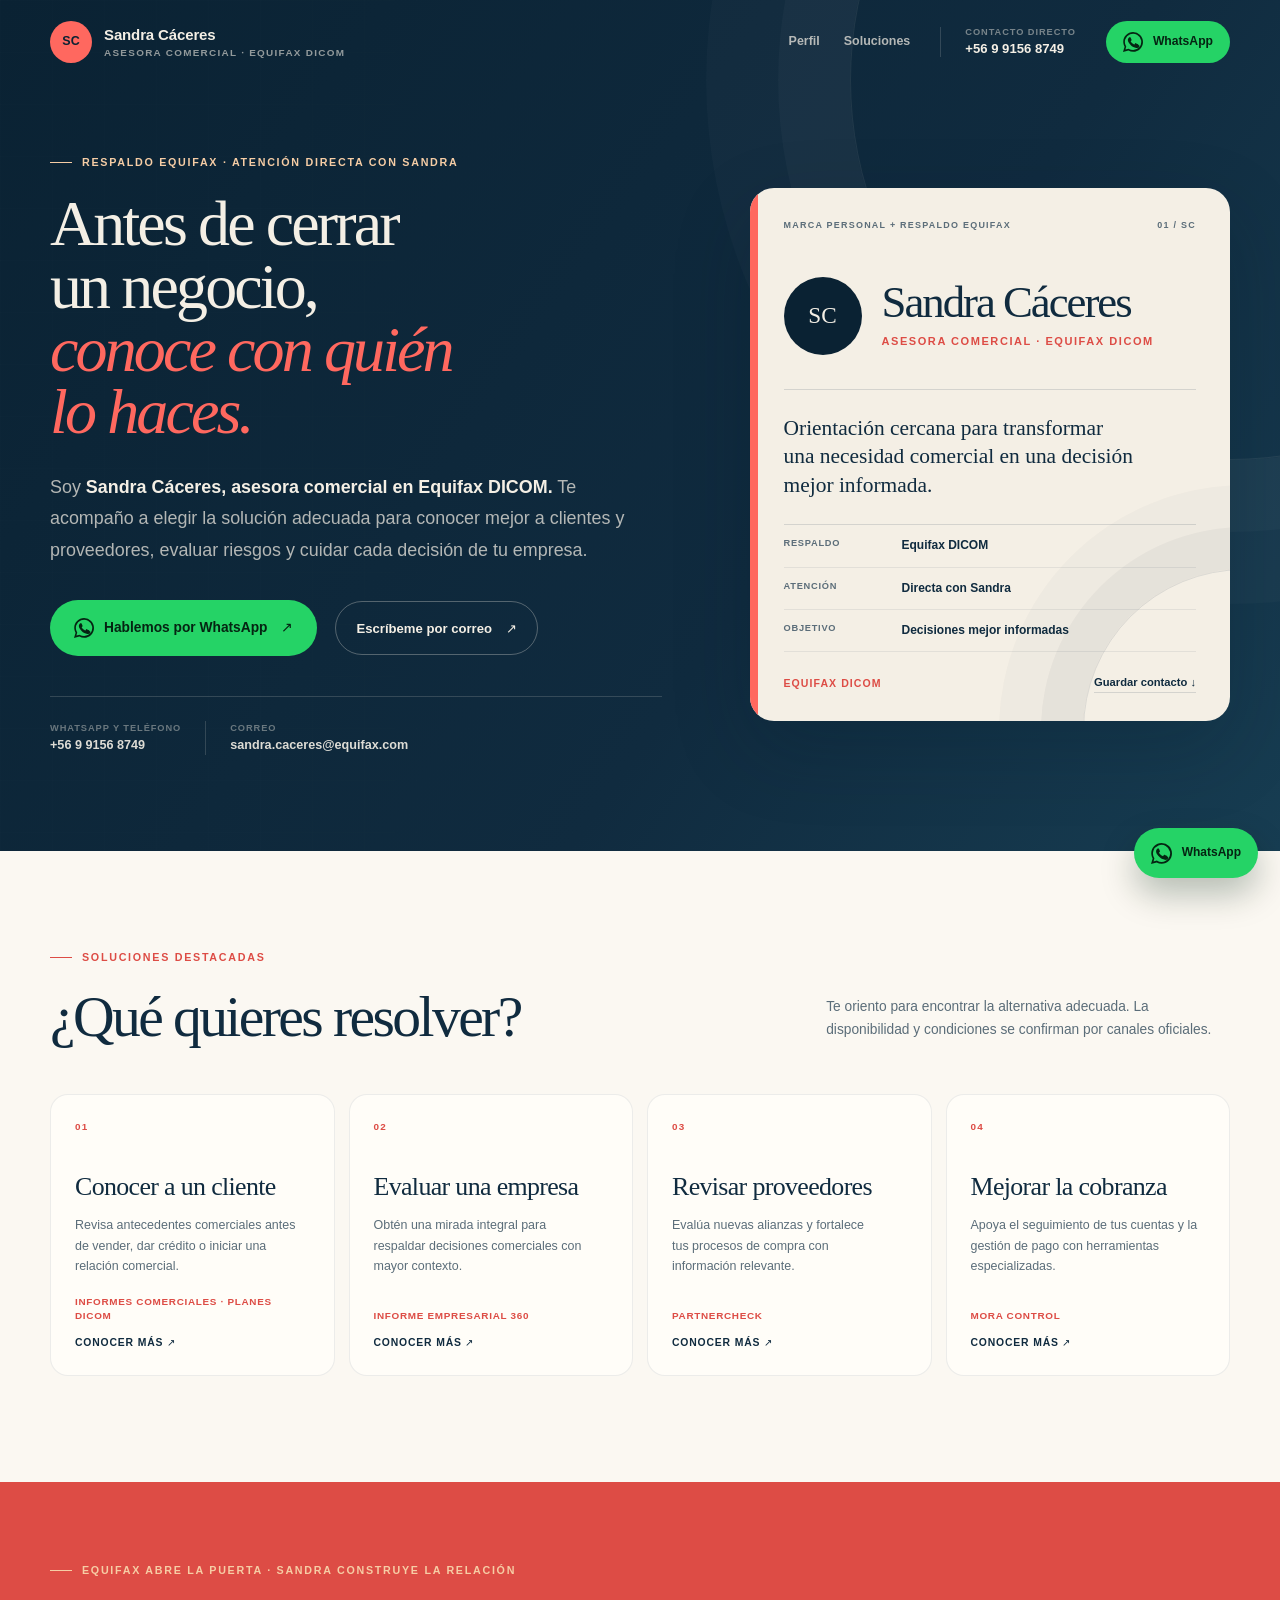
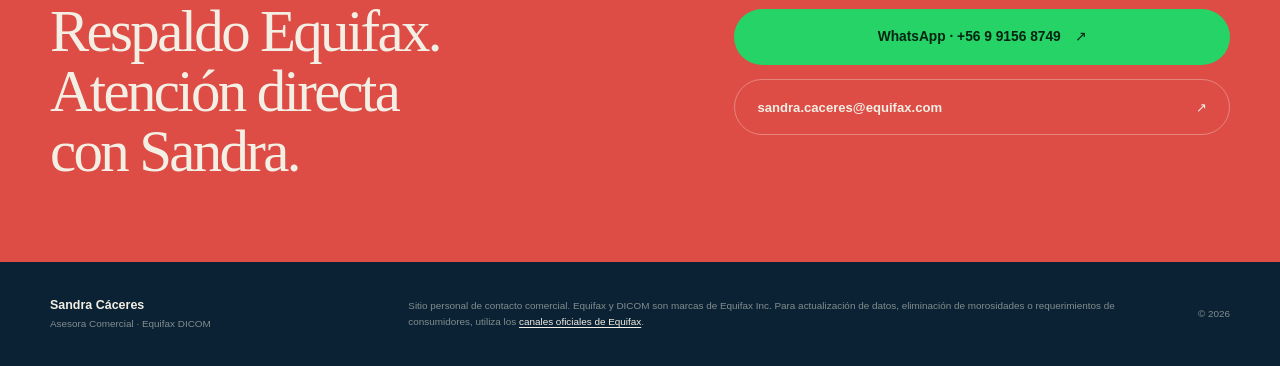
<file: index.html>
<!doctype html>
<html lang="es">
<head>
  <meta charset="utf-8">
  <meta name="viewport" content="width=device-width, initial-scale=1">
  <meta name="description" content="Sandra Cáceres, asesora comercial en Equifax DICOM. Respaldo Equifax y atención directa para elegir soluciones de información comercial, riesgo, proveedores y cobranza.">
  <meta name="theme-color" content="#0a2233">
  <meta name="robots" content="index, follow">
  <link rel="canonical" href="https://sandracaceres.eu/">
  <link rel="icon" href="assets/favicon.svg" type="image/svg+xml">
  <meta property="og:type" content="website">
  <meta property="og:locale" content="es_CL">
  <meta property="og:title" content="Sandra Cáceres | Respaldo Equifax, atención directa">
  <meta property="og:description" content="Asesora comercial en Equifax DICOM. Conversemos por WhatsApp sobre la solución adecuada para tu empresa.">
  <meta property="og:url" content="https://sandracaceres.eu/">
  <meta property="og:image" content="https://sandracaceres.eu/assets/og-sandra-caceres.png">
  <meta name="twitter:card" content="summary_large_image">
  <title>Sandra Cáceres | Asesora Comercial en Equifax DICOM</title>
  <link rel="stylesheet" href="styles.css">
  <script src="site.js" defer></script>
  <script type="application/ld+json">
  {
    "@context": "https://schema.org",
    "@type": "Person",
    "name": "Sandra Cáceres",
    "jobTitle": "Asesora Comercial en Equifax DICOM",
    "worksFor": {
      "@type": "Organization",
      "name": "Equifax"
    },
    "url": "https://sandracaceres.eu/",
    "telephone": "+56991568749",
    "email": "mailto:sandra.caceres@equifax.com",
    "knowsAbout": ["Información comercial", "Riesgo crediticio", "Evaluación de proveedores", "Gestión de cobranza"]
  }
  </script>
</head>
<body>
  <a class="skip-link" href="#contenido">Saltar al contenido</a>

  <header class="site-header" data-header>
    <div class="container header-inner">
      <a class="brand" href="#inicio" aria-label="Sandra Cáceres, inicio">
        <span class="brand-mark" aria-hidden="true">SC</span>
        <span><strong>Sandra Cáceres</strong><small>Asesora Comercial · Equifax DICOM</small></span>
      </a>

      <nav class="header-links" aria-label="Navegación principal">
        <a href="#perfil">Perfil</a>
        <a href="#soluciones">Soluciones</a>
      </nav>

      <a class="header-phone" href="tel:+56991568749" aria-label="Llamar a Sandra al más 56 9 9156 8749">
        <span>Contacto directo</span>
        <strong>+56 9 9156 8749</strong>
      </a>

      <a class="whatsapp-button header-whatsapp" href="https://wa.me/56991568749?text=Hola%20Sandra%2C%20vi%20tu%20tarjeta%20digital%20y%20quisiera%20conocer%20las%20soluciones%20Equifax%20DICOM%20para%20mi%20empresa." target="_blank" rel="noopener noreferrer">
        <svg viewBox="0 0 24 24" aria-hidden="true"><path d="M20.5 3.5A11.8 11.8 0 0 0 12.1 0C5.6 0 .3 5.3.3 11.8c0 2.1.6 4.1 1.6 5.9L0 24l6.5-1.7a11.9 11.9 0 0 0 5.6 1.4h.1c6.5 0 11.8-5.3 11.8-11.8 0-3.2-1.2-6.1-3.5-8.4Zm-8.3 18.2h-.1c-1.8 0-3.5-.5-5-1.4l-.4-.2-3.8 1 1-3.7-.2-.4a9.8 9.8 0 1 1 8.5 4.7Zm5.4-7.3c-.3-.2-1.8-.9-2.1-1-.3-.1-.5-.2-.7.2-.2.3-.8 1-.9 1.2-.2.2-.3.2-.6.1-1.7-.9-2.9-1.6-4-3.5-.3-.5.3-.5.9-1.6.1-.2.1-.4 0-.6-.1-.2-.7-1.7-1-2.3-.3-.6-.5-.5-.7-.5h-.6c-.2 0-.6.1-.9.4-.3.3-1.2 1.2-1.2 2.9 0 1.7 1.2 3.3 1.4 3.5.2.2 2.4 3.7 5.9 5.2 2.2.9 3.1 1 4.2.8.7-.1 1.8-.7 2.1-1.5.3-.7.3-1.4.2-1.5-.1-.1-.3-.2-.6-.4Z"/></svg>
        <span>WhatsApp</span>
      </a>
    </div>
  </header>

  <main id="contenido">
    <section class="hero" id="inicio">
      <div class="hero-grid-lines" aria-hidden="true"></div>
      <div class="hero-orbit" aria-hidden="true"></div>
      <div class="container hero-layout">
        <div class="hero-copy reveal">
          <p class="eyebrow"><span></span> Respaldo Equifax · Atención directa con Sandra</p>
          <h1>Antes de cerrar un negocio,<br><em>conoce con quién lo haces.</em></h1>
          <p class="hero-lead">Soy <strong>Sandra Cáceres, asesora comercial en Equifax DICOM.</strong> Te acompaño a elegir la solución adecuada para conocer mejor a clientes y proveedores, evaluar riesgos y cuidar cada decisión de tu empresa.</p>

          <div class="hero-actions">
            <a class="whatsapp-button whatsapp-main" href="https://wa.me/56991568749?text=Hola%20Sandra%2C%20vi%20tu%20tarjeta%20digital%20y%20quisiera%20conocer%20las%20soluciones%20Equifax%20DICOM%20para%20mi%20empresa." target="_blank" rel="noopener noreferrer">
              <svg viewBox="0 0 24 24" aria-hidden="true"><path d="M20.5 3.5A11.8 11.8 0 0 0 12.1 0C5.6 0 .3 5.3.3 11.8c0 2.1.6 4.1 1.6 5.9L0 24l6.5-1.7a11.9 11.9 0 0 0 5.6 1.4h.1c6.5 0 11.8-5.3 11.8-11.8 0-3.2-1.2-6.1-3.5-8.4Zm-8.3 18.2h-.1c-1.8 0-3.5-.5-5-1.4l-.4-.2-3.8 1 1-3.7-.2-.4a9.8 9.8 0 1 1 8.5 4.7Zm5.4-7.3c-.3-.2-1.8-.9-2.1-1-.3-.1-.5-.2-.7.2-.2.3-.8 1-.9 1.2-.2.2-.3.2-.6.1-1.7-.9-2.9-1.6-4-3.5-.3-.5.3-.5.9-1.6.1-.2.1-.4 0-.6-.1-.2-.7-1.7-1-2.3-.3-.6-.5-.5-.7-.5h-.6c-.2 0-.6.1-.9.4-.3.3-1.2 1.2-1.2 2.9 0 1.7 1.2 3.3 1.4 3.5.2.2 2.4 3.7 5.9 5.2 2.2.9 3.1 1 4.2.8.7-.1 1.8-.7 2.1-1.5.3-.7.3-1.4.2-1.5-.1-.1-.3-.2-.6-.4Z"/></svg>
              Hablemos por WhatsApp
              <span aria-hidden="true">↗</span>
            </a>
            <a class="email-button" href="mailto:sandra.caceres@equifax.com?subject=Consulta%20comercial%20desde%20sandracaceres.eu&body=Hola%20Sandra%2C%0A%0AQuisiera%20conocer%20qu%C3%A9%20soluci%C3%B3n%20Equifax%20DICOM%20se%20ajusta%20a%20mi%20empresa.%0A%0ANombre%3A%0AEmpresa%3A%0ATel%C3%A9fono%3A">Escríbeme por correo <span aria-hidden="true">↗</span></a>
          </div>

          <div class="direct-contact" aria-label="Datos de contacto">
            <a href="tel:+56991568749"><small>WhatsApp y teléfono</small><strong>+56 9 9156 8749</strong></a>
            <i></i>
            <a href="mailto:sandra.caceres@equifax.com"><small>Correo</small><strong>sandra.caceres@equifax.com</strong></a>
          </div>
        </div>

        <aside class="profile-card reveal" id="perfil" aria-labelledby="profile-name">
          <div class="profile-accent" aria-hidden="true"></div>
          <div class="profile-topline"><span>MARCA PERSONAL + RESPALDO EQUIFAX</span><span>01 / SC</span></div>
          <div class="profile-identity">
            <span class="profile-monogram" aria-hidden="true">SC</span>
            <div><h2 id="profile-name">Sandra Cáceres</h2><p>Asesora Comercial · Equifax DICOM</p></div>
          </div>
          <p class="profile-statement">Orientación cercana para transformar una necesidad comercial en una decisión mejor informada.</p>
          <dl class="profile-facts">
            <div><dt>Respaldo</dt><dd>Equifax DICOM</dd></div>
            <div><dt>Atención</dt><dd>Directa con Sandra</dd></div>
            <div><dt>Objetivo</dt><dd>Decisiones mejor informadas</dd></div>
          </dl>
          <div class="profile-footer">
            <span>Equifax DICOM</span>
            <a href="assets/sandra-caceres.vcf" download>Guardar contacto <span aria-hidden="true">↓</span></a>
          </div>
        </aside>
      </div>
    </section>

    <section class="products" id="soluciones">
      <div class="container">
        <div class="products-heading reveal">
          <div>
            <p class="eyebrow dark"><span></span> Soluciones destacadas</p>
            <h2>¿Qué quieres resolver?</h2>
          </div>
          <p>Te oriento para encontrar la alternativa adecuada. La disponibilidad y condiciones se confirman por canales oficiales.</p>
        </div>

        <div class="product-grid">
          <a class="product-card reveal" href="https://soluciones.equifax.cl/empresas/productos/informes-comerciales/" target="_blank" rel="noopener noreferrer">
            <span class="product-number">01</span>
            <h3>Conocer a un cliente</h3>
            <p>Revisa antecedentes comerciales antes de vender, dar crédito o iniciar una relación comercial.</p>
            <span class="product-name">Informes Comerciales · Planes DICOM</span>
            <small>Conocer más <span aria-hidden="true">↗</span></small>
          </a>
          <a class="product-card reveal" href="https://soluciones.equifax.cl/empresas/productos/reportes-interactivos/" target="_blank" rel="noopener noreferrer">
            <span class="product-number">02</span>
            <h3>Evaluar una empresa</h3>
            <p>Obtén una mirada integral para respaldar decisiones comerciales con mayor contexto.</p>
            <span class="product-name">Informe Empresarial 360</span>
            <small>Conocer más <span aria-hidden="true">↗</span></small>
          </a>
          <a class="product-card reveal" href="https://soluciones.equifax.cl/empresas/productos/partner-check/" target="_blank" rel="noopener noreferrer">
            <span class="product-number">03</span>
            <h3>Revisar proveedores</h3>
            <p>Evalúa nuevas alianzas y fortalece tus procesos de compra con información relevante.</p>
            <span class="product-name">PartnerCheck</span>
            <small>Conocer más <span aria-hidden="true">↗</span></small>
          </a>
          <a class="product-card reveal" href="https://soluciones.equifax.cl/empresas/productos/mora-control/" target="_blank" rel="noopener noreferrer">
            <span class="product-number">04</span>
            <h3>Mejorar la cobranza</h3>
            <p>Apoya el seguimiento de tus cuentas y la gestión de pago con herramientas especializadas.</p>
            <span class="product-name">Mora Control</span>
            <small>Conocer más <span aria-hidden="true">↗</span></small>
          </a>
        </div>
      </div>
    </section>

    <section class="contact-band" id="contacto">
      <div class="container contact-layout reveal">
        <div>
          <p class="eyebrow"><span></span> Equifax abre la puerta · Sandra construye la relación</p>
          <h2>Respaldo Equifax.<br>Atención directa con Sandra.</h2>
        </div>
        <div class="contact-actions">
          <a class="whatsapp-button whatsapp-main" href="https://wa.me/56991568749?text=Hola%20Sandra%2C%20vi%20tu%20tarjeta%20digital%20y%20quisiera%20conocer%20las%20soluciones%20Equifax%20DICOM%20para%20mi%20empresa." target="_blank" rel="noopener noreferrer">WhatsApp · +56 9 9156 8749 <span aria-hidden="true">↗</span></a>
          <a class="contact-email" href="mailto:sandra.caceres@equifax.com?subject=Consulta%20comercial%20desde%20sandracaceres.eu">sandra.caceres@equifax.com <span aria-hidden="true">↗</span></a>
        </div>
      </div>
    </section>
  </main>

  <footer class="site-footer">
    <div class="container footer-inner">
      <div><strong>Sandra Cáceres</strong><span>Asesora Comercial · Equifax DICOM</span></div>
      <p>Sitio personal de contacto comercial. Equifax y DICOM son marcas de Equifax Inc. Para actualización de datos, eliminación de morosidades o requerimientos de consumidores, utiliza los <a href="https://sec.equifax.cl/" target="_blank" rel="noopener noreferrer">canales oficiales de Equifax</a>.</p>
      <span>© <span data-year></span></span>
    </div>
  </footer>

  <a class="floating-whatsapp" href="https://wa.me/56991568749?text=Hola%20Sandra%2C%20vi%20tu%20tarjeta%20digital%20y%20quisiera%20conocer%20las%20soluciones%20Equifax%20DICOM%20para%20mi%20empresa." target="_blank" rel="noopener noreferrer" aria-label="Conversar con Sandra por WhatsApp">
    <svg viewBox="0 0 24 24" aria-hidden="true"><path d="M20.5 3.5A11.8 11.8 0 0 0 12.1 0C5.6 0 .3 5.3.3 11.8c0 2.1.6 4.1 1.6 5.9L0 24l6.5-1.7a11.9 11.9 0 0 0 5.6 1.4h.1c6.5 0 11.8-5.3 11.8-11.8 0-3.2-1.2-6.1-3.5-8.4Zm-8.3 18.2h-.1c-1.8 0-3.5-.5-5-1.4l-.4-.2-3.8 1 1-3.7-.2-.4a9.8 9.8 0 1 1 8.5 4.7Zm5.4-7.3c-.3-.2-1.8-.9-2.1-1-.3-.1-.5-.2-.7.2-.2.3-.8 1-.9 1.2-.2.2-.3.2-.6.1-1.7-.9-2.9-1.6-4-3.5-.3-.5.3-.5.9-1.6.1-.2.1-.4 0-.6-.1-.2-.7-1.7-1-2.3-.3-.6-.5-.5-.7-.5h-.6c-.2 0-.6.1-.9.4-.3.3-1.2 1.2-1.2 2.9 0 1.7 1.2 3.3 1.4 3.5.2.2 2.4 3.7 5.9 5.2 2.2.9 3.1 1 4.2.8.7-.1 1.8-.7 2.1-1.5.3-.7.3-1.4.2-1.5-.1-.1-.3-.2-.6-.4Z"/></svg>
    <span>WhatsApp</span>
  </a>
</body>
</html>
</file>
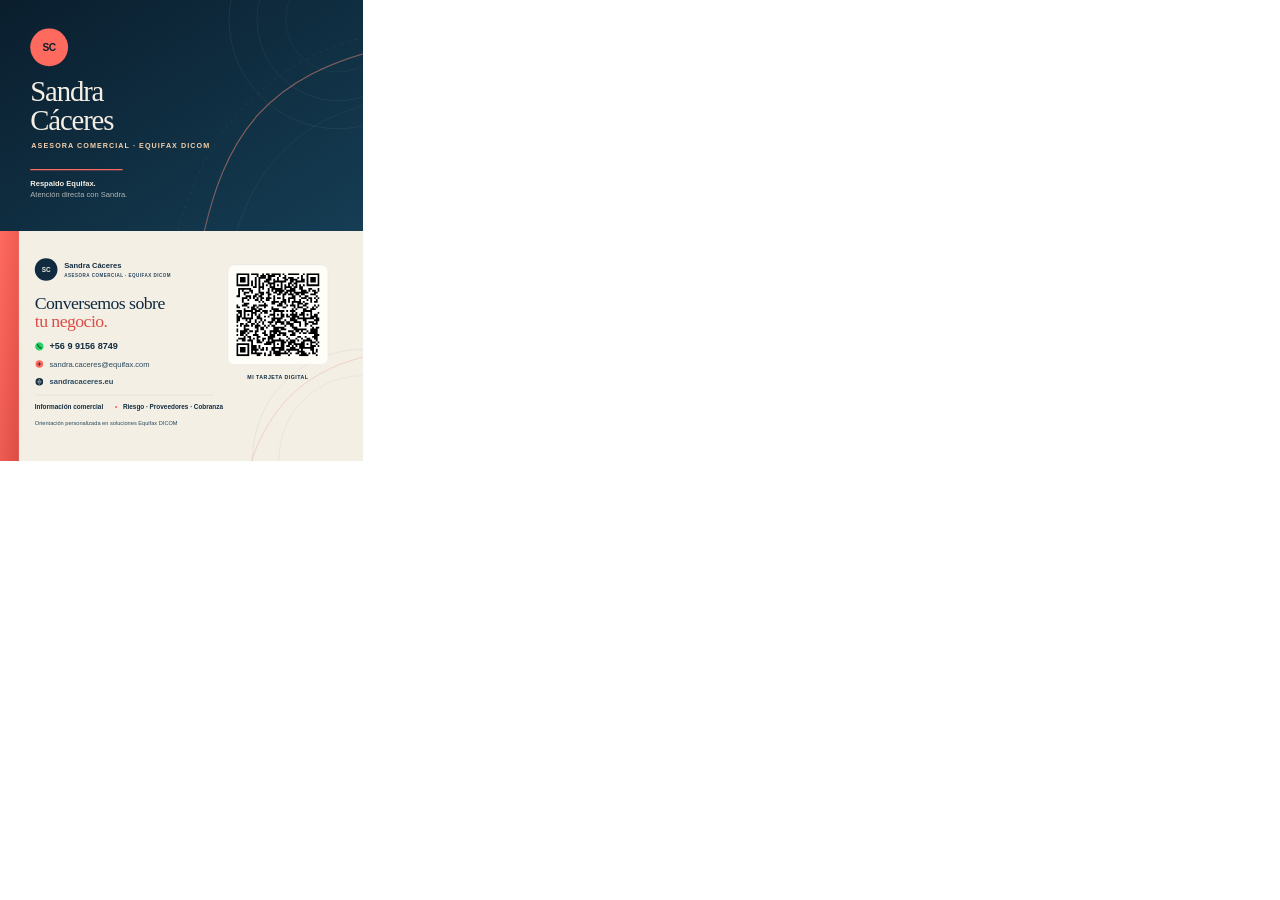
<file: print/card-print.html>
<!doctype html>
<html lang="es">
<head>
  <meta charset="utf-8">
  <title>Tarjeta Sandra Cáceres — archivo de impresión</title>
  <style>
    @page { size: 96mm 61mm; margin: 0; }
    * { box-sizing: border-box; }
    html, body { margin: 0; padding: 0; background: white; }
    .page { width: 96mm; height: 61mm; margin: 0; break-after: page; page-break-after: always; overflow: hidden; }
    .page:last-child { break-after: auto; page-break-after: auto; }
    img { display: block; width: 96mm; height: 61mm; }
  </style>
</head>
<body>
  <section class="page" aria-label="Frente"><img src="../assets/card/card-front.svg" alt="Frente de la tarjeta"></section>
  <section class="page" aria-label="Reverso"><img src="../assets/card/card-back.svg" alt="Reverso de la tarjeta"></section>
</body>
</html>
</file>
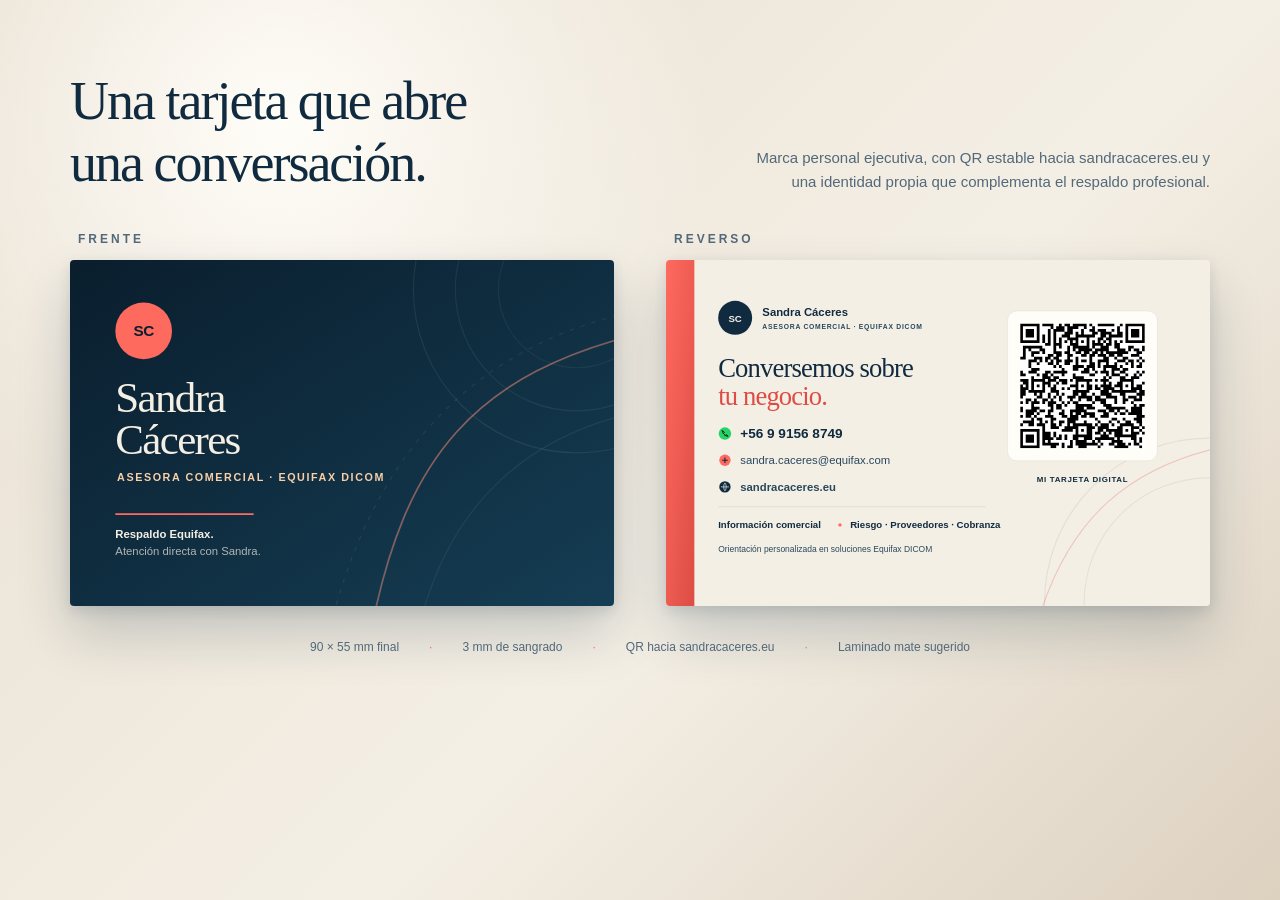
<file: print/preview.html>
<!doctype html>
<html lang="es">
<head>
  <meta charset="utf-8">
  <title>Tarjeta Sandra Cáceres — presentación</title>
  <style>
    * { box-sizing: border-box; }
    html, body { margin: 0; width: 100%; min-height: 100%; }
    body { display: grid; place-items: center; padding: 70px; color: #102b3f; background: radial-gradient(circle at 22% 14%, #fffdf8, transparent 34%), linear-gradient(135deg, #e8dfd1, #f4efe5 58%, #ddd1c0); font-family: Arial, Helvetica, sans-serif; }
    main { width: min(1420px, 100%); }
    header { display: flex; align-items: end; justify-content: space-between; margin-bottom: 38px; }
    h1 { margin: 0; font-family: Georgia, 'Times New Roman', serif; font-size: 54px; font-weight: 400; letter-spacing: -2px; }
    header p { max-width: 470px; margin: 0; color: #52697a; font-size: 15px; line-height: 1.6; text-align: right; }
    .cards { display: grid; grid-template-columns: 1fr 1fr; gap: 52px; }
    figure { margin: 0; }
    figcaption { margin: 0 0 14px 8px; color: #52697a; font-size: 12px; font-weight: 800; letter-spacing: 3px; }
    img { display: block; width: 100%; aspect-ratio: 96 / 61; border-radius: 4px; box-shadow: 0 28px 54px rgba(16, 43, 63, .2), 0 5px 14px rgba(16, 43, 63, .12); }
    .spec { display: flex; justify-content: center; gap: 30px; margin-top: 34px; color: #52697a; font-size: 12px; }
    .spec span + span::before { content: '·'; margin-right: 30px; color: #ff6a5f; }
  </style>
</head>
<body>
  <main>
    <header>
      <h1>Una tarjeta que abre<br>una conversación.</h1>
      <p>Marca personal ejecutiva, con QR estable hacia sandracaceres.eu y una identidad propia que complementa el respaldo profesional.</p>
    </header>
    <div class="cards">
      <figure><figcaption>FRENTE</figcaption><img src="../assets/card/card-front.svg" alt="Frente"></figure>
      <figure><figcaption>REVERSO</figcaption><img src="../assets/card/card-back.svg" alt="Reverso"></figure>
    </div>
    <div class="spec"><span>90 × 55 mm final</span><span>3 mm de sangrado</span><span>QR hacia sandracaceres.eu</span><span>Laminado mate sugerido</span></div>
  </main>
</body>
</html>
</file>
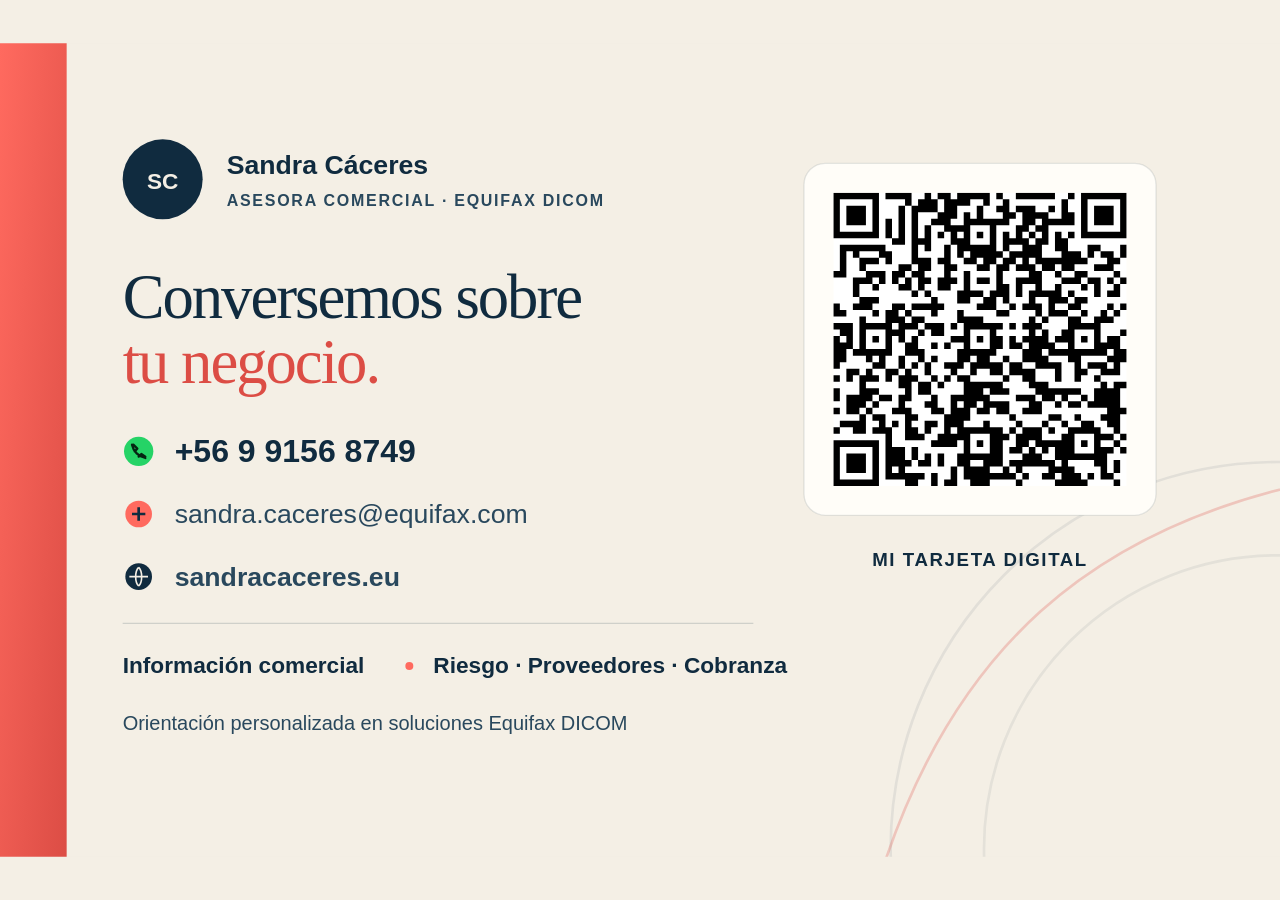
<file: print/render-back.html>
<!doctype html>
<html lang="es"><head><meta charset="utf-8"><title>Tarjeta Sandra Cáceres — reverso</title><style>*{box-sizing:border-box}html,body{margin:0;width:100%;height:100%;overflow:hidden;background:#f4efe5}img{display:block;width:100vw;height:100vh}</style></head><body><img src="../assets/card/card-back.svg" alt="Reverso de la tarjeta de Sandra Cáceres"></body></html>
</file>
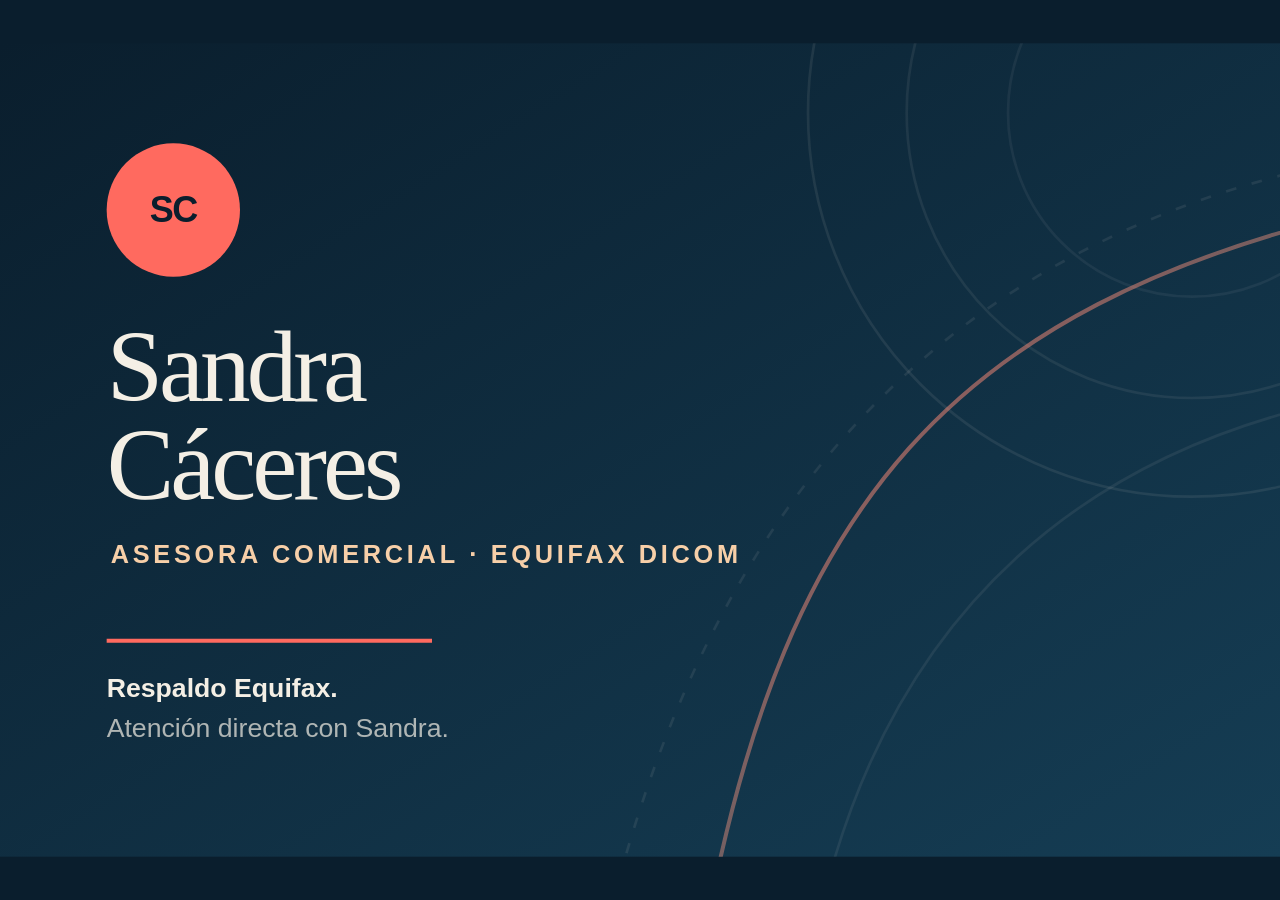
<file: print/render-front.html>
<!doctype html>
<html lang="es"><head><meta charset="utf-8"><title>Tarjeta Sandra Cáceres — frente</title><style>*{box-sizing:border-box}html,body{margin:0;width:100%;height:100%;overflow:hidden;background:#0a1e2d}img{display:block;width:100vw;height:100vh}</style></head><body><img src="../assets/card/card-front.svg" alt="Frente de la tarjeta de Sandra Cáceres"></body></html>
</file>
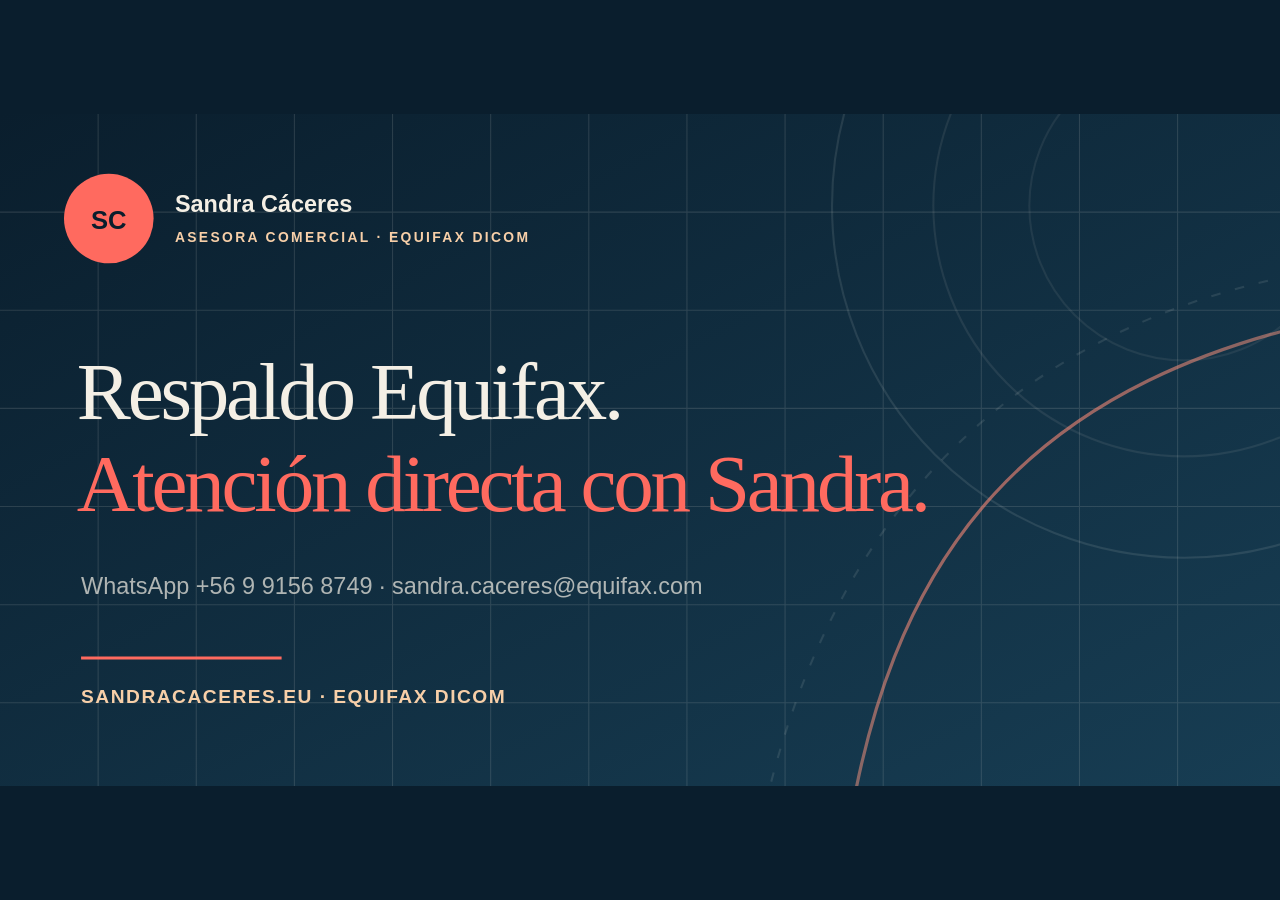
<file: print/render-og.html>
<!doctype html>
<html lang="es"><head><meta charset="utf-8"><title>Open Graph Sandra Cáceres</title><style>*{box-sizing:border-box}html,body{margin:0;width:100%;height:100%;overflow:hidden;background:#0a1e2d}img{display:block;width:100vw;height:100vh}</style></head><body><img src="../assets/og-sandra-caceres.svg" alt="Sandra Cáceres"></body></html>
</file>
<file: styles.css>
:root {
  --ink: #102b3f;
  --deep: #0a2233;
  --deep-2: #0d3047;
  --paper: #f4efe5;
  --paper-light: #fbf8f2;
  --coral: #ff685f;
  --coral-dark: #dd4c45;
  --apricot: #f6cda5;
  --whatsapp: #25d366;
  --whatsapp-dark: #128c4a;
  --white: #fffdf8;
  --muted: #5b6d79;
  --line-dark: rgba(16, 43, 63, .14);
  --line-light: rgba(244, 239, 229, .16);
  --shadow: 0 28px 80px rgba(4, 25, 39, .2);
  --container: 1180px;
  color: var(--ink);
  background: var(--paper-light);
  font-family: Inter, Avenir, "Segoe UI", Helvetica, Arial, sans-serif;
  font-synthesis: none;
  text-rendering: optimizeLegibility;
}

* { box-sizing: border-box; }
html { scroll-behavior: smooth; }
body { margin: 0; min-width: 320px; color: var(--ink); background: var(--paper-light); line-height: 1.6; overflow-x: hidden; }
a { color: inherit; text-decoration: none; }
svg { display: block; }
.container { width: min(var(--container), calc(100% - 48px)); margin-inline: auto; }

.skip-link { position: fixed; z-index: 1000; top: 10px; left: 10px; padding: 10px 14px; color: var(--deep); background: white; border-radius: 8px; transform: translateY(-160%); }
.skip-link:focus { transform: translateY(0); }

.site-header { position: fixed; z-index: 100; inset: 0 0 auto; color: var(--paper); transition: background .25s ease, box-shadow .25s ease; }
.site-header.scrolled { background: rgba(10, 34, 51, .92); box-shadow: 0 1px 0 var(--line-light); backdrop-filter: blur(16px); }
.header-inner { min-height: 84px; display: flex; align-items: center; gap: 30px; }
.brand { display: flex; align-items: center; gap: 12px; flex: none; }
.brand-mark { width: 42px; height: 42px; display: grid; place-items: center; color: var(--deep); background: var(--coral); border-radius: 50%; font-size: .78rem; font-weight: 900; }
.brand > span:last-child { display: grid; line-height: 1.15; }
.brand strong { font-size: .94rem; letter-spacing: -.01em; }
.brand small { margin-top: 4px; color: rgba(244,239,229,.58); font-size: .62rem; font-weight: 750; letter-spacing: .13em; text-transform: uppercase; }
.header-links { margin-left: auto; display: flex; gap: 24px; }
.header-links a { color: rgba(244,239,229,.72); font-size: .78rem; font-weight: 750; }
.header-links a:hover { color: var(--white); }
.header-phone { display: grid; line-height: 1.2; padding-left: 24px; border-left: 1px solid var(--line-light); }
.header-phone span { color: rgba(244,239,229,.46); font-size: .58rem; font-weight: 750; letter-spacing: .1em; text-transform: uppercase; }
.header-phone strong { margin-top: 3px; font-size: .82rem; }

.whatsapp-button { display: inline-flex; align-items: center; justify-content: center; gap: 10px; color: #052412; background: var(--whatsapp); border-radius: 999px; font-weight: 850; transition: transform .22s ease, background .22s ease, box-shadow .22s ease; }
.whatsapp-button:hover, .whatsapp-button:focus-visible { transform: translateY(-2px); background: #31e173; box-shadow: 0 16px 34px rgba(37,211,102,.2); }
.whatsapp-button svg { width: 20px; height: 20px; fill: currentColor; }
.header-whatsapp { min-height: 42px; padding: 0 17px; font-size: .76rem; }

.hero { position: relative; min-height: 800px; padding: 154px 0 96px; color: var(--paper); background: linear-gradient(125deg, var(--deep), var(--ink) 62%, #173d52); overflow: hidden; }
.hero-grid-lines { position: absolute; inset: 0; opacity: .17; background-image: linear-gradient(rgba(255,255,255,.04) 1px, transparent 1px), linear-gradient(90deg, rgba(255,255,255,.04) 1px, transparent 1px); background-size: 52px 52px; mask-image: linear-gradient(to right, black, transparent 88%); }
.hero-orbit { position: absolute; width: 760px; height: 760px; right: -330px; top: -300px; border: 1px solid rgba(244,239,229,.08); border-radius: 50%; box-shadow: 0 0 0 72px rgba(244,239,229,.025), 0 0 0 144px rgba(244,239,229,.018); }
.hero-layout { position: relative; z-index: 2; display: grid; grid-template-columns: minmax(0, 1.12fr) minmax(380px, .88fr); gap: 88px; align-items: center; }

.eyebrow { margin: 0 0 22px; display: flex; align-items: center; gap: 10px; color: var(--apricot); font-size: .67rem; font-weight: 850; letter-spacing: .16em; text-transform: uppercase; }
.eyebrow > span { width: 22px; height: 1px; background: currentColor; }
.eyebrow.dark { color: var(--coral-dark); }
h1, h2, h3, p { text-wrap: pretty; }
h1, h2 { margin: 0; font-family: Georgia, "Times New Roman", serif; font-weight: 400; letter-spacing: -.045em; }
h1 { max-width: 790px; font-size: clamp(3.7rem, 5vw, 5.5rem); line-height: .98; }
h1 em { color: var(--coral); font-weight: 400; }
.hero-lead { max-width: 650px; margin: 28px 0 0; color: rgba(244,239,229,.72); font-size: clamp(1rem, 1.4vw, 1.16rem); line-height: 1.75; }
.hero-lead strong { color: var(--paper); }
.hero-actions { margin-top: 34px; display: flex; align-items: center; flex-wrap: wrap; gap: 18px; }
.whatsapp-main { min-height: 56px; padding: 0 24px; font-size: .86rem; }
.whatsapp-main > span:last-child { margin-left: 4px; }
.email-button { min-height: 54px; display: inline-flex; align-items: center; gap: 14px; padding: 0 20px; color: var(--paper); border: 1px solid rgba(244,239,229,.3); border-radius: 999px; font-size: .82rem; font-weight: 800; transition: border-color .2s ease, background .2s ease; }
.email-button:hover { border-color: rgba(244,239,229,.7); background: rgba(244,239,229,.06); }
.direct-contact { margin-top: 40px; padding-top: 24px; display: flex; align-items: center; gap: 24px; border-top: 1px solid var(--line-light); }
.direct-contact a { display: grid; line-height: 1.3; }
.direct-contact small { color: rgba(244,239,229,.4); font-size: .58rem; font-weight: 750; letter-spacing: .1em; text-transform: uppercase; }
.direct-contact strong { margin-top: 3px; color: rgba(244,239,229,.9); font-size: .79rem; }
.direct-contact i { width: 1px; height: 34px; background: var(--line-light); }

.profile-card { position: relative; min-height: 520px; padding: 30px 34px 28px; color: var(--ink); background: var(--paper); border-radius: 24px; box-shadow: var(--shadow); overflow: hidden; }
.profile-card::after { content: ""; position: absolute; width: 320px; height: 320px; right: -175px; bottom: -170px; border: 1px solid rgba(16,43,63,.11); border-radius: 50%; box-shadow: 0 0 0 42px rgba(16,43,63,.04), 0 0 0 84px rgba(16,43,63,.025); }
.profile-accent { position: absolute; inset: 0 auto 0 0; width: 8px; background: var(--coral); }
.profile-topline { display: flex; justify-content: space-between; color: var(--muted); font-size: .56rem; font-weight: 850; letter-spacing: .14em; }
.profile-identity { margin-top: 44px; display: flex; align-items: center; gap: 20px; }
.profile-monogram { width: 78px; height: 78px; display: grid; place-items: center; flex: none; color: var(--paper); background: var(--deep); border-radius: 50%; font-family: Georgia, serif; font-size: 1.45rem; }
.profile-identity h2 { font-size: clamp(2.3rem, 3.5vw, 3.35rem); line-height: 1; }
.profile-identity p { margin: 8px 0 0; color: var(--coral-dark); font-size: .69rem; font-weight: 850; letter-spacing: .14em; text-transform: uppercase; }
.profile-statement { margin: 34px 0 0; padding: 24px 0; color: var(--ink); font-family: Georgia, "Times New Roman", serif; font-size: 1.34rem; line-height: 1.35; border-top: 1px solid var(--line-dark); border-bottom: 1px solid var(--line-dark); }
.profile-facts { margin: 0; }
.profile-facts > div { display: grid; grid-template-columns: 98px 1fr; gap: 20px; padding: 11px 0; border-bottom: 1px solid rgba(16,43,63,.08); }
.profile-facts dt { color: var(--muted); font-size: .58rem; font-weight: 800; letter-spacing: .08em; text-transform: uppercase; }
.profile-facts dd { margin: 0; font-size: .75rem; font-weight: 750; }
.profile-footer { position: relative; z-index: 2; margin-top: 22px; display: flex; align-items: center; justify-content: space-between; gap: 18px; }
.profile-footer > span { color: var(--coral-dark); font-size: .66rem; font-weight: 900; letter-spacing: .1em; text-transform: uppercase; }
.profile-footer a { font-size: .7rem; font-weight: 800; border-bottom: 1px solid var(--line-dark); }

.products { padding: 98px 0 106px; background: var(--paper-light); }
.products-heading { display: grid; grid-template-columns: 1fr .58fr; gap: 80px; align-items: end; }
.products-heading h2 { font-size: clamp(3rem, 4.5vw, 4.8rem); line-height: 1; }
.products-heading > p { max-width: 450px; margin: 0 0 4px; color: var(--muted); font-size: .86rem; line-height: 1.7; }
.product-grid { margin-top: 48px; display: grid; grid-template-columns: repeat(4, 1fr); gap: 14px; }
.product-card { min-height: 280px; padding: 24px; display: flex; flex-direction: column; background: var(--white); border: 1px solid rgba(16,43,63,.08); border-radius: 18px; transition: transform .25s ease, box-shadow .25s ease, border-color .25s ease; }
.product-card:hover { transform: translateY(-6px); border-color: rgba(221,76,69,.28); box-shadow: 0 18px 44px rgba(16,43,63,.1); }
.product-number { color: var(--coral-dark); font-size: .62rem; font-weight: 900; letter-spacing: .12em; }
.product-card h3 { margin: 38px 0 0; font-family: Georgia, "Times New Roman", serif; font-size: 1.62rem; font-weight: 400; letter-spacing: -.025em; line-height: 1.1; }
.product-card p { margin: 14px 0 0; color: var(--muted); font-size: .78rem; line-height: 1.65; }
.product-name { margin-top: auto; padding-top: 18px; color: var(--coral-dark); font-size: .62rem; font-weight: 900; line-height: 1.4; letter-spacing: .07em; text-transform: uppercase; }
.product-card small { margin-top: 12px; color: var(--ink); font-size: .65rem; font-weight: 850; text-transform: uppercase; letter-spacing: .08em; }

.contact-band { padding: 80px 0; color: var(--paper); background: var(--coral-dark); }
.contact-layout { display: grid; grid-template-columns: 1fr .82fr; align-items: center; gap: 80px; }
.contact-layout h2 { font-size: clamp(2.8rem, 4.6vw, 4.8rem); line-height: 1.02; }
.contact-actions { display: grid; gap: 14px; }
.contact-email { min-height: 56px; display: flex; align-items: center; justify-content: space-between; gap: 18px; padding: 0 22px; color: var(--paper); border: 1px solid rgba(244,239,229,.35); border-radius: 999px; font-size: .82rem; font-weight: 800; overflow-wrap: anywhere; }

.site-footer { padding: 34px 0; color: rgba(244,239,229,.52); background: var(--deep); }
.footer-inner { display: grid; grid-template-columns: .42fr 1fr auto; gap: 46px; align-items: center; font-size: .62rem; }
.footer-inner > div { display: grid; }
.footer-inner strong { color: var(--paper); font-size: .78rem; }
.footer-inner p { margin: 0; line-height: 1.55; }
.footer-inner p a { color: var(--paper); text-decoration: underline; text-underline-offset: 2px; }

.floating-whatsapp { position: fixed; z-index: 90; right: 22px; bottom: 22px; min-height: 50px; display: flex; align-items: center; gap: 10px; padding: 0 17px; color: #052412; background: var(--whatsapp); border-radius: 999px; box-shadow: 0 16px 34px rgba(5,36,18,.28); font-size: .75rem; font-weight: 900; transition: transform .2s ease; }
.floating-whatsapp:hover { transform: translateY(-3px); }
.floating-whatsapp svg { width: 21px; height: 21px; fill: currentColor; }

.reveal { opacity: 0; transform: translateY(18px); transition: opacity .65s ease, transform .65s cubic-bezier(.2,.7,.2,1); }
.reveal.is-visible { opacity: 1; transform: none; }
:focus-visible { outline: 3px solid var(--apricot); outline-offset: 4px; border-radius: 5px; }

@media (max-width: 1040px) {
  .header-links { display: none; }
  .header-phone { margin-left: auto; }
  .hero { padding-top: 132px; }
  .hero-layout { grid-template-columns: 1fr; gap: 58px; }
  .hero-copy { max-width: 820px; }
  .profile-card { width: min(680px, 100%); min-height: auto; }
  .products-heading { grid-template-columns: 1fr; gap: 24px; }
  .product-grid { grid-template-columns: 1fr 1fr; }
  .contact-layout { grid-template-columns: 1fr; gap: 42px; }
}

@media (max-width: 720px) {
  .container { width: min(var(--container), calc(100% - 30px)); }
  .header-inner { min-height: 72px; gap: 12px; }
  .brand-mark { width: 38px; height: 38px; }
  .brand small, .header-phone { display: none; }
  .header-whatsapp { margin-left: auto; width: 42px; min-height: 42px; padding: 0; }
  .header-whatsapp span { display: none; }
  .hero { min-height: 0; padding: 114px 0 76px; }
  .hero-layout { gap: 46px; }
  h1 { font-size: clamp(3.05rem, 13vw, 4rem); }
  .hero-lead { font-size: .97rem; }
  .hero-actions { align-items: stretch; flex-direction: column; }
  .whatsapp-main, .email-button { width: 100%; }
  .direct-contact { align-items: stretch; flex-direction: column; gap: 14px; }
  .direct-contact i { width: 100%; height: 1px; }
  .profile-card { padding: 24px 24px 22px; }
  .profile-identity { margin-top: 32px; }
  .profile-monogram { width: 64px; height: 64px; }
  .profile-identity h2 { font-size: 2.35rem; }
  .profile-statement { font-size: 1.15rem; }
  .products { padding: 78px 0; }
  .products-heading h2 { font-size: 3rem; }
  .product-grid { grid-template-columns: 1fr; }
  .product-card { min-height: 220px; }
  .product-card h3 { margin-top: 32px; }
  .contact-band { padding: 68px 0; }
  .contact-layout h2 { font-size: 3rem; }
  .footer-inner { grid-template-columns: 1fr; gap: 18px; }
  .floating-whatsapp { right: 15px; bottom: 15px; width: 52px; min-height: 52px; padding: 0; justify-content: center; }
  .floating-whatsapp span { display: none; }
}

@media (prefers-reduced-motion: reduce) {
  html { scroll-behavior: auto; }
  *, *::before, *::after { animation-duration: .01ms !important; animation-iteration-count: 1 !important; transition-duration: .01ms !important; }
  .reveal { opacity: 1; transform: none; }
}
</file>
